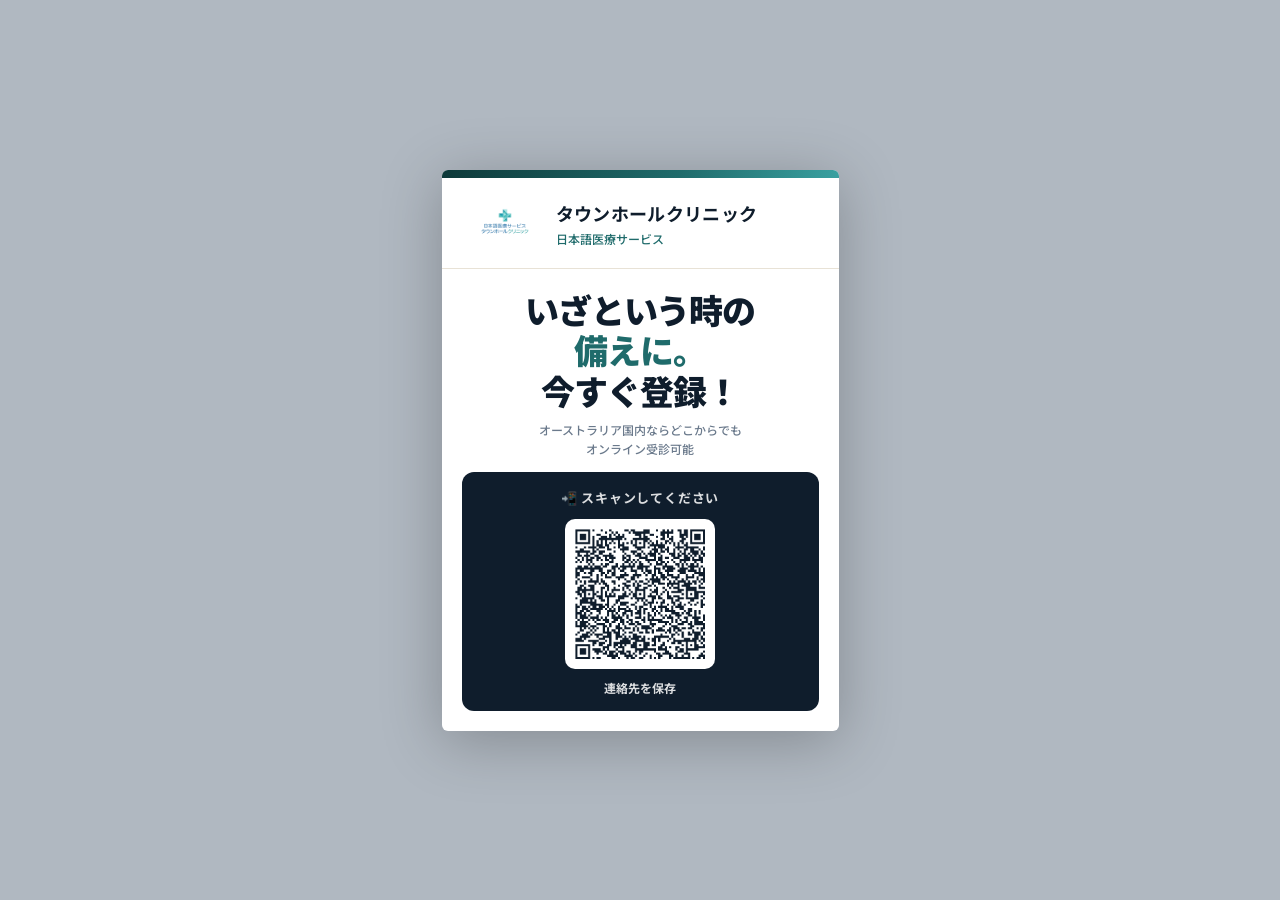
<file: flyer.html>
<!DOCTYPE html>
<html lang="ja">
<head>
  <meta charset="UTF-8" />
  <title>タウンホールクリニック — フライヤー A6</title>
  <link rel="preconnect" href="https://fonts.googleapis.com" />
  <link rel="preconnect" href="https://fonts.gstatic.com" crossorigin />
  <link href="https://fonts.googleapis.com/css2?family=Noto+Sans+JP:wght@400;500;700;900&family=Inter:wght@500;700;800&display=swap" rel="stylesheet" />
  <style>
    :root {
      --teal:      #1f6b6b;
      --teal-soft: #d9e9e6;
      --teal-dark: #0e3a3a;
      --ink:       #0f1d2c;
      --ink-mute:  #6b7a8c;
      --line:      #e8e2d6;
    }

    * { box-sizing: border-box; margin: 0; padding: 0; }

    body {
      background: #b0b8c1;
      font-family: 'Noto Sans JP', 'Inter', system-ui, sans-serif;
      -webkit-font-smoothing: antialiased;
      display: flex;
      flex-direction: column;
      align-items: center;
      justify-content: center;
      min-height: 100vh;
      padding: 40px 20px;
      gap: 16px;
    }

    /* A6 at 96 dpi ≈ 397 × 561 px */
    .card {
      width: 397px;
      min-height: 561px;
      background: #ffffff;
      border-radius: 6px;
      overflow: hidden;
      box-shadow: 0 10px 60px rgba(0,0,0,0.25);
      display: flex;
      flex-direction: column;
    }

    /* ── Top accent bar ── */
    .bar-top {
      height: 8px;
      background: linear-gradient(90deg, var(--teal-dark) 0%, var(--teal) 60%, #3aa0a0 100%);
      flex-shrink: 0;
    }

    /* ── Logo row ── */
    .logo-row {
      padding: 20px 24px 18px;
      display: flex;
      align-items: center;
      gap: 12px;
      border-bottom: 1px solid var(--line);
      flex-shrink: 0;
    }

    .logo-img {
      height: 52px;
      width: auto;
    }

    .logo-text {
      display: flex;
      flex-direction: column;
      gap: 2px;
    }

    .logo-en {
      font-family: 'Inter', sans-serif;
      font-size: 18px;
      font-weight: 800;
      letter-spacing: 0.04em;
      color: var(--ink);
      text-transform: uppercase;
    }

    .logo-jp {
      font-size: 18px;
      font-weight: 700;
      color: var(--ink);
      letter-spacing: 0.02em;
    }

    .logo-service {
      font-size: 12px;
      font-weight: 500;
      color: var(--teal);
      margin-top: 2px;
    }

    /* ── Main message ── */
    .body {
      flex: 1;
      display: flex;
      flex-direction: column;
      align-items: center;
      justify-content: center;
      padding: 20px 28px 12px;
      text-align: center;
      gap: 8px;
    }

    .tag {
      font-size: 9px;
      font-weight: 700;
      letter-spacing: 0.14em;
      text-transform: uppercase;
      color: var(--teal);
      background: var(--teal-soft);
      padding: 4px 12px;
      border-radius: 999px;
    }

    .headline {
      font-size: 34px;
      font-weight: 900;
      line-height: 1.2;
      color: var(--ink);
      letter-spacing: -0.03em;
    }

    .headline em {
      font-style: normal;
      color: var(--teal);
    }

    .subtext {
      font-size: 12px;
      color: var(--ink-mute);
      font-weight: 500;
      line-height: 1.6;
    }

    /* ── QR block ── */
    .qr-block {
      margin: 0 20px 20px;
      background: var(--ink);
      border-radius: 12px;
      padding: 16px 18px 14px;
      display: flex;
      flex-direction: column;
      align-items: center;
      gap: 12px;
      flex-shrink: 0;
    }

    .qr-title {
      font-size: 13px;
      font-weight: 700;
      color: rgba(255,255,255,0.85);
      letter-spacing: 0.06em;
      text-align: center;
    }

    .qr-item {
      display: flex;
      flex-direction: column;
      align-items: center;
      gap: 10px;
    }

    .qr-frame {
      background: #fff;
      border-radius: 10px;
      padding: 8px;
      width: 150px;
      height: 150px;
      display: flex;
      align-items: center;
      justify-content: center;
    }

    .qr-frame img {
      display: block;
      width: 134px;
      height: 134px;
    }

    .qr-label {
      font-size: 12px;
      font-weight: 700;
      color: rgba(255,255,255,0.85);
      text-align: center;
      line-height: 1.5;
    }

    .qr-label span {
      display: block;
      font-size: 10px;
      font-weight: 400;
      color: rgba(255,255,255,0.5);
      margin-top: 3px;
    }

    @media print {
      body { background: none; padding: 0; min-height: unset; }
      .hint { display: none; }
      .card { box-shadow: none; }
      @page { size: A6 portrait; margin: 0; }
    }
  </style>
</head>
<body>

  <div class="card">

    <div class="bar-top"></div>

    <div class="logo-row">
      <img class="logo-img" src="assets/logo_sv.png" alt="Townhall Clinic" />
      <div class="logo-text">
        <span class="logo-jp">タウンホールクリニック</span>
        <span class="logo-service">日本語医療サービス</span>
      </div>
    </div>

    <div class="body">
      <h1 class="headline">
        いざという時の<br/>
        <em>備えに。</em><br/>
        今すぐ登録！
      </h1>
      <p class="subtext">
        オーストラリア国内ならどこからでも<br/>オンライン受診可能
      </p>
    </div>

    <div class="qr-block">
      <div class="qr-title">📲 スキャンしてください</div>
      <div class="qr-item">
        <div class="qr-frame">
          <img id="qr-img" src="[data-uri]" alt="QR code" />
        </div>
        <div class="qr-label">
          連絡先を保存
        </div>
      </div>
    </div>

  </div>


  
  <script>
    const vcard = [
      'BEGIN:VCARD',
      'VERSION:3.0',
      'FN:タウンホールクリニック',
      'ORG:Townhall Clinic',
      'TEL;TYPE=VOICE,PREF:+611800355855',
      'TEL;TYPE=VOICE:+61292994661',
      'ADR;TYPE=WORK:;;Level 4\\, 50 York St;Sydney;NSW;2000;Australia',
      'URL:https://townhallclinic.com.au',
      'NOTE:シドニーCBD日本語医療サービス',
      'END:VCARD'
    ].join('\r\n');

    const mapsUrl = 'https://maps.google.com/?q=Level+4,+50+York+St,+Sydney+NSW+2000,+Australia';

    const opts = { width: 134, margin: 1, color: { dark: '#0f1d2c', light: '#ffffff' }, errorCorrectionLevel: 'M' };

    QRCode.toDataURL(vcard, opts, function(err, url) {
      if (err) { console.error(err); return; }
      document.getElementById('qr-img').src = url;
      window._qrUrl = url;
    });

    function downloadQR() {
      const a = document.createElement('a');
      a.download = 'townhall-clinic-qr.png';
      a.href = window._qrUrl;
      a.click();
    }
  </script>
</body>
</html>
</file>
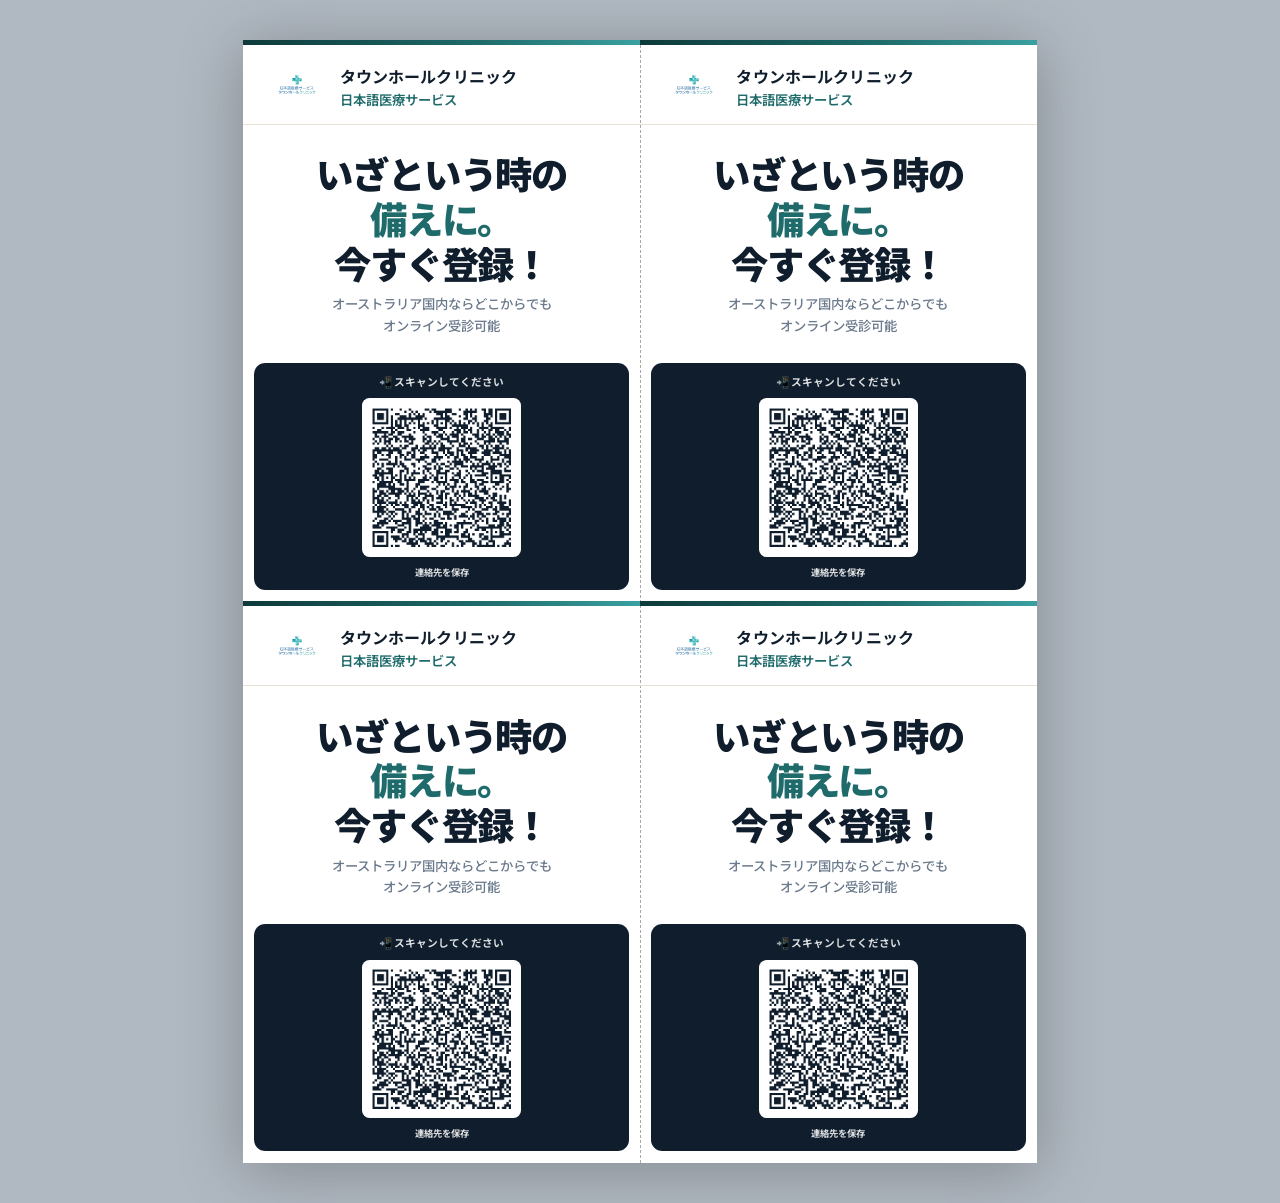
<file: flyer_print.html>
<!DOCTYPE html>
<html lang="ja">
<head>
  <meta charset="UTF-8" />
  <title>タウンホールクリニック — 印刷用 A4 (4枚)</title>
  <link rel="preconnect" href="https://fonts.googleapis.com" />
  <link rel="preconnect" href="https://fonts.gstatic.com" crossorigin />
  <link href="https://fonts.googleapis.com/css2?family=Noto+Sans+JP:wght@400;500;700;900&family=Inter:wght@500;700;800&display=swap" rel="stylesheet" />
  <style>
    :root {
      --teal:      #1f6b6b;
      --teal-soft: #d9e9e6;
      --teal-dark: #0e3a3a;
      --ink:       #0f1d2c;
      --ink-mute:  #6b7a8c;
      --line:      #e8e2d6;
    }
    * { box-sizing: border-box; margin: 0; padding: 0; -webkit-print-color-adjust: exact; print-color-adjust: exact; }

    body {
      background: #b0b8c1;
      font-family: "Noto Sans JP", "Inter", system-ui, sans-serif;
      -webkit-font-smoothing: antialiased;
      display: flex;
      align-items: center;
      justify-content: center;
      min-height: 100vh;
      padding: 40px;
    }

    .a4 {
      width: 210mm;
      height: 297mm;
      background: white;
      box-shadow: 0 8px 60px rgba(0,0,0,0.25);
      display: grid;
      grid-template-columns: 1fr 1fr;
      grid-template-rows: 148.5mm 148.5mm;
      position: relative;
    }

    /* cut lines */
    .a4::before {
      content: "";
      position: absolute;
      top: 50%; left: 0; right: 0;
      border-top: 0.3px dashed #aaa;
      pointer-events: none;
    }
    .a4::after {
      content: "";
      position: absolute;
      left: 50%; top: 0; bottom: 0;
      border-left: 0.3px dashed #aaa;
      pointer-events: none;
    }

    .card {
      width: 100%;
      height: 148.5mm;
      overflow: hidden;
      display: flex;
      flex-direction: column;
      position: relative;
      z-index: 1;
    }

    .bar-top {
      width: 100%;
      height: 5px;
      background: linear-gradient(90deg, var(--teal-dark) 0%, var(--teal) 60%, #3aa0a0 100%);
      flex-shrink: 0;
    }

    .logo-row {
      padding: 5mm 6mm 4mm;
      display: flex;
      align-items: center;
      gap: 3mm;
      border-bottom: 0.3px solid var(--line);
      flex-shrink: 0;
    }
    .logo-img { height: 11mm; width: auto; }
    .logo-text { display: flex; flex-direction: column; gap: 0.5mm; }
    .logo-jp { font-size: 12pt; font-weight: 700; color: var(--ink); letter-spacing: 0.01em; }
    .logo-service { font-size: 10pt; font-weight: 600; color: var(--teal); }

    .body {
      flex: 1;
      display: flex;
      flex-direction: column;
      align-items: center;
      justify-content: center;
      padding: 2mm 4mm 2mm;
      text-align: center;
      gap: 2mm;
    }
    .headline {
      font-size: 28pt;
      font-weight: 900;
      line-height: 1.2;
      color: var(--ink);
      letter-spacing: -0.03em;
    }
    .headline em { font-style: normal; color: var(--teal); }
    .subtext {
      font-size: 10pt;
      color: var(--ink-mute);
      font-weight: 500;
      line-height: 1.6;
    }

    .qr-block {
      margin: 0 3mm 3mm;
      background: var(--ink);
      border-radius: 3mm;
      padding: 3mm 3mm;
      display: flex;
      flex-direction: column;
      align-items: center;
      gap: 2.5mm;
      flex-shrink: 0;
    }
    .qr-title { font-size: 8pt; font-weight: 700; color: rgba(255,255,255,0.85); text-align: center; }
    .qr-item { display: flex; flex-direction: column; align-items: center; gap: 2mm; }
    .qr-frame {
      background: #fff;
      border-radius: 2mm;
      padding: 2mm;
      width: 42mm;
      height: 42mm;
      display: flex;
      align-items: center;
      justify-content: center;
    }
    .qr-frame img { display: block; width: 38mm; height: 38mm; }
    .qr-label { font-size: 7pt; font-weight: 700; color: rgba(255,255,255,0.85); text-align: center; }

    @media print {
      @page { size: A4 portrait; margin: 0; }
      body {
        background: none;
        padding: 0;
        margin: 0;
        min-height: unset;
        display: block;
        -webkit-print-color-adjust: exact;
        print-color-adjust: exact;
      }
      .a4 {
        box-shadow: none;
        width: 210mm;
        height: 297mm;
        margin: 0;
        position: absolute;
        top: 0;
        left: 0;
        -webkit-print-color-adjust: exact;
        print-color-adjust: exact;
      }
      .bar-top, .qr-block, .card {
        -webkit-print-color-adjust: exact;
        print-color-adjust: exact;
      }
    }
  </style>
</head>
<body>
  <div class="a4">
    <div class="card">
    <div class="bar-top"></div>
    <div class="logo-row">
      <img class="logo-img" src="assets/logo_sv.png" alt="Townhall Clinic" />
      <div class="logo-text">
        <span class="logo-jp">タウンホールクリニック</span>
        <span class="logo-service">日本語医療サービス</span>
      </div>
    </div>
    <div class="body">
      <h1 class="headline">いざという時の<br/><em>備えに。</em><br/>今すぐ登録！</h1>
      <p class="subtext">オーストラリア国内ならどこからでも<br/>オンライン受診可能</p>
    </div>
    <div class="qr-block">
      <div class="qr-title">📲 スキャンしてください</div>
      <div class="qr-item">
        <div class="qr-frame"><img src="[data-uri]" alt="QR" /></div>
        <div class="qr-label">連絡先を保存</div>
      </div>
    </div>
  </div>
    <div class="card">
    <div class="bar-top"></div>
    <div class="logo-row">
      <img class="logo-img" src="assets/logo_sv.png" alt="Townhall Clinic" />
      <div class="logo-text">
        <span class="logo-jp">タウンホールクリニック</span>
        <span class="logo-service">日本語医療サービス</span>
      </div>
    </div>
    <div class="body">
      <h1 class="headline">いざという時の<br/><em>備えに。</em><br/>今すぐ登録！</h1>
      <p class="subtext">オーストラリア国内ならどこからでも<br/>オンライン受診可能</p>
    </div>
    <div class="qr-block">
      <div class="qr-title">📲 スキャンしてください</div>
      <div class="qr-item">
        <div class="qr-frame"><img src="[data-uri]" alt="QR" /></div>
        <div class="qr-label">連絡先を保存</div>
      </div>
    </div>
  </div>
    <div class="card">
    <div class="bar-top"></div>
    <div class="logo-row">
      <img class="logo-img" src="assets/logo_sv.png" alt="Townhall Clinic" />
      <div class="logo-text">
        <span class="logo-jp">タウンホールクリニック</span>
        <span class="logo-service">日本語医療サービス</span>
      </div>
    </div>
    <div class="body">
      <h1 class="headline">いざという時の<br/><em>備えに。</em><br/>今すぐ登録！</h1>
      <p class="subtext">オーストラリア国内ならどこからでも<br/>オンライン受診可能</p>
    </div>
    <div class="qr-block">
      <div class="qr-title">📲 スキャンしてください</div>
      <div class="qr-item">
        <div class="qr-frame"><img src="[data-uri]" alt="QR" /></div>
        <div class="qr-label">連絡先を保存</div>
      </div>
    </div>
  </div>
    <div class="card">
    <div class="bar-top"></div>
    <div class="logo-row">
      <img class="logo-img" src="assets/logo_sv.png" alt="Townhall Clinic" />
      <div class="logo-text">
        <span class="logo-jp">タウンホールクリニック</span>
        <span class="logo-service">日本語医療サービス</span>
      </div>
    </div>
    <div class="body">
      <h1 class="headline">いざという時の<br/><em>備えに。</em><br/>今すぐ登録！</h1>
      <p class="subtext">オーストラリア国内ならどこからでも<br/>オンライン受診可能</p>
    </div>
    <div class="qr-block">
      <div class="qr-title">📲 スキャンしてください</div>
      <div class="qr-item">
        <div class="qr-frame"><img src="[data-uri]" alt="QR" /></div>
        <div class="qr-label">連絡先を保存</div>
      </div>
    </div>
  </div>
  </div>
</body>
</html>
</file>
